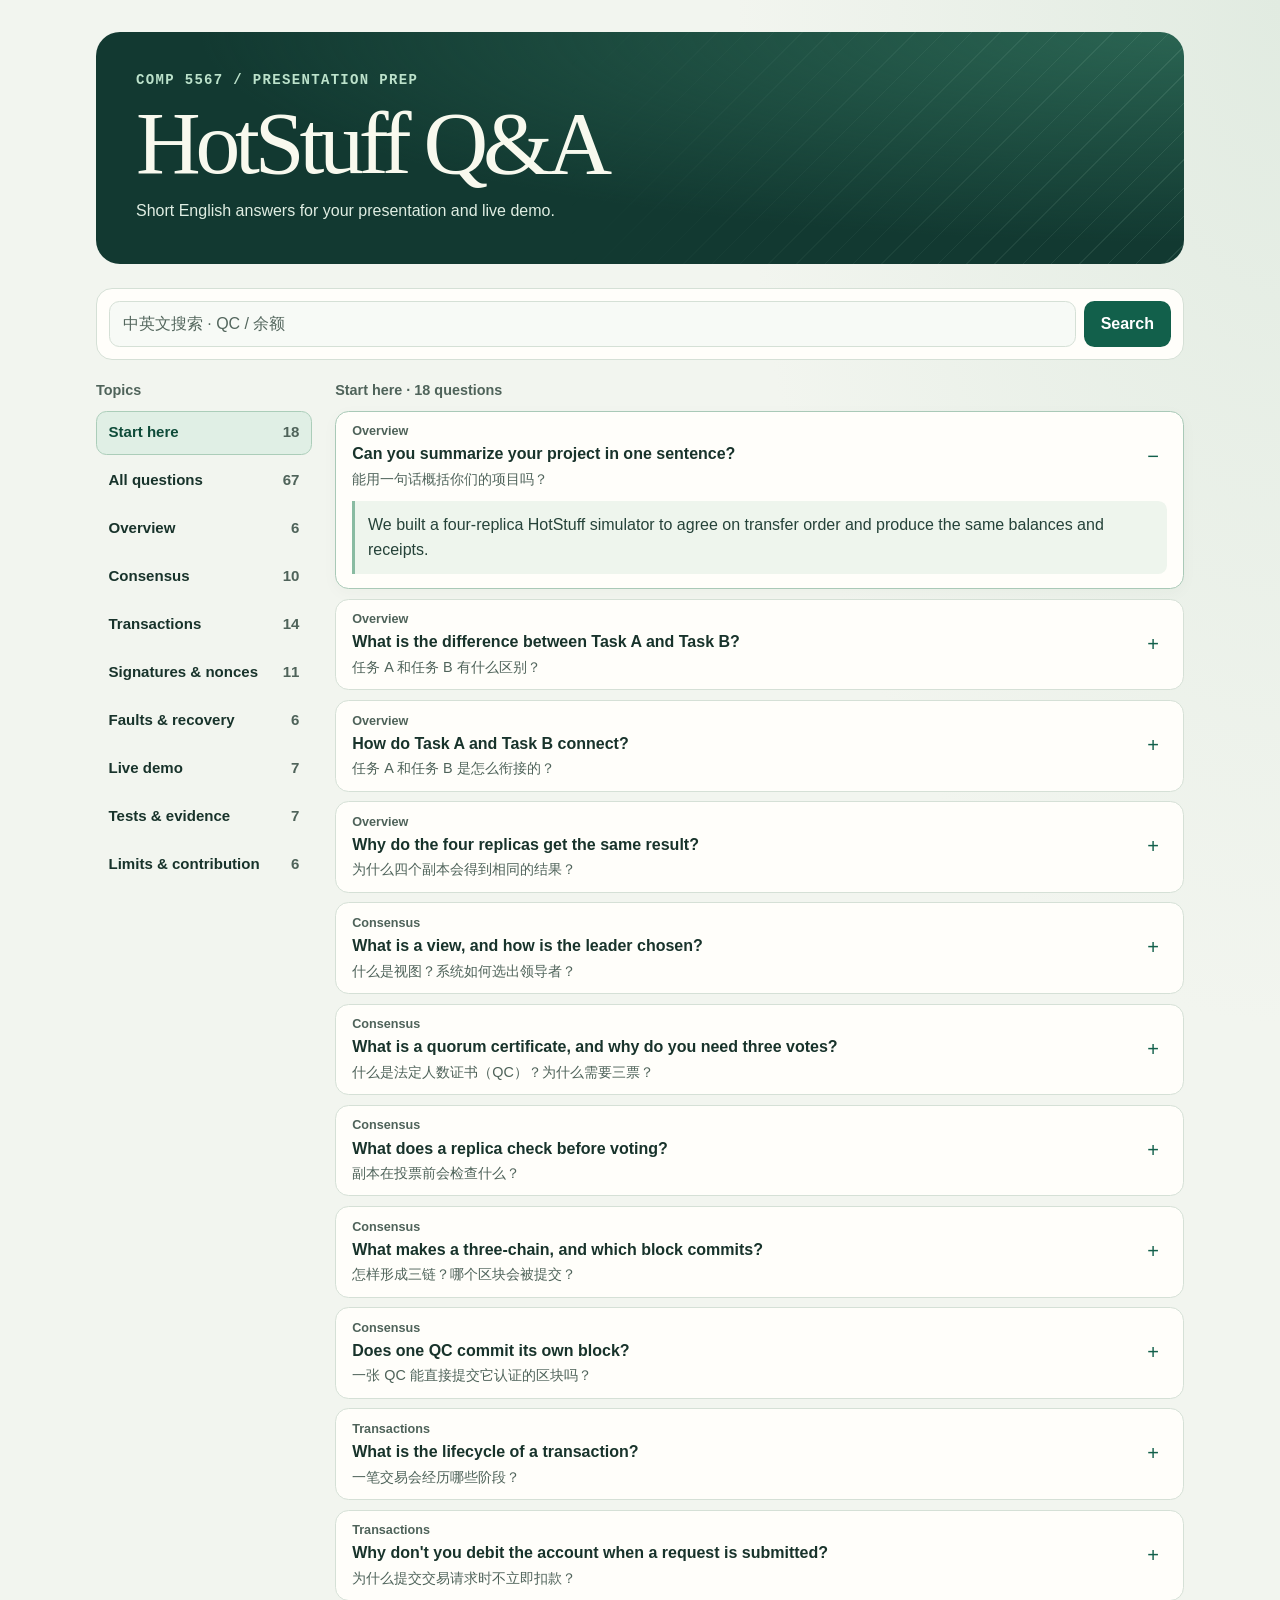
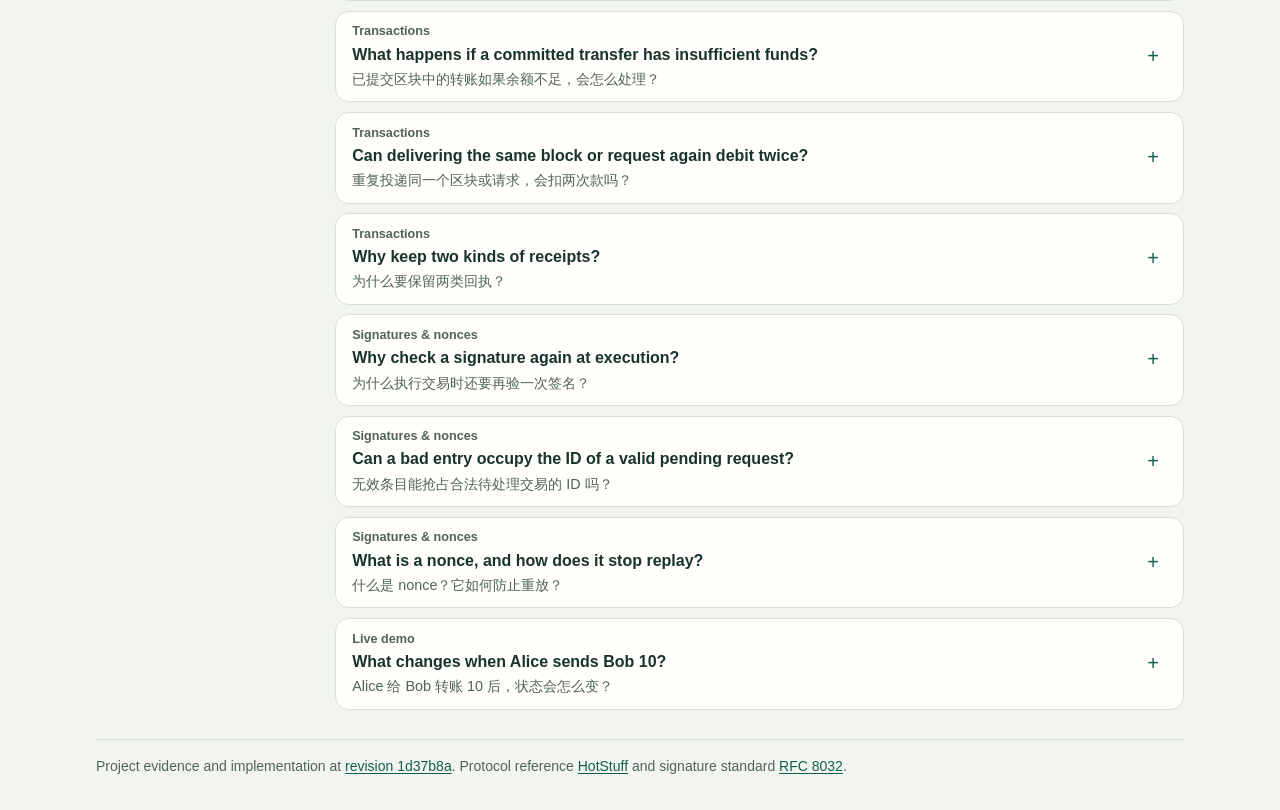
<file: index.html>
<!doctype html>
<html lang="en">
<head>
  <meta charset="utf-8">
  <meta name="viewport" content="width=device-width, initial-scale=1">
  <meta name="theme-color" content="#123931">
  <meta name="description" content="Bilingual questions and short English answers for the COMP 5567 HotStuff presentation.">
  <title>HotStuff Q&amp;A · COMP 5567</title>
  <style>
    :root {
      color-scheme: light;
      --paper: #f2f5ef;
      --surface: #fffefa;
      --ink: #18332b;
      --muted: #4f635a;
      --line: #d5e0d6;
      --accent: #12604b;
      --wash: #e0efe5;
      --hero: #123931;
      --font: "Avenir Next", "Trebuchet MS", sans-serif;
    }

    * { box-sizing: border-box; }
    body {
      margin: 0;
      color: var(--ink);
      background: radial-gradient(ellipse at top right, #e1ebe1, transparent 34rem), var(--paper);
      font: 1rem/1.55 var(--font);
    }
    button, input { font: inherit; }
    button, summary { -webkit-tap-highlight-color: transparent; }
    button { cursor: pointer; }
    [hidden] { display: none !important; }
    :focus-visible { outline: 3px solid #168568; outline-offset: 3px; }
    .shell { width: min(68rem, calc(100% - 3rem)); margin: 0 auto; }
    .hero {
      position: relative;
      overflow: hidden;
      isolation: isolate;
      margin: 2rem auto 1.5rem;
      padding: 2.35rem 2.5rem 2.5rem;
      border-radius: 1.5rem;
      color: #f8f9ee;
      background: radial-gradient(ellipse at top right, #2a6452, transparent 64%), var(--hero);
    }
    .hero::after {
      position: absolute;
      z-index: -1;
      inset: 0;
      content: "";
      background: repeating-linear-gradient(135deg, transparent 0 19px, #a8d2bc20 19px 20px);
      mask-image: linear-gradient(90deg, transparent 43%, #000);
      pointer-events: none;
    }
    .course {
      margin: 0 0 .5rem;
      color: #bce2cb;
      font: 600 .875rem/1.45 "SFMono-Regular", Consolas, monospace;
      letter-spacing: .095em;
      text-transform: uppercase;
    }
    h1 {
      margin: 0;
      font: 400 clamp(3.25rem, 7vw, 5.8rem)/1 Georgia, "Times New Roman", serif;
      letter-spacing: -.058em;
    }
    .hero p:last-child { max-width: 32rem; margin: .75rem 0 0; color: #e0eee3; }
    .tools {
      background: var(--surface);
      border: 1px solid var(--line);
      border-radius: 1rem;
      padding: .75rem;
      margin-bottom: 1.15rem;
    }
    .search { display: flex; align-items: stretch; gap: .5rem; }
    .search input {
      width: 100%;
      min-width: 0;
      min-height: 2.875rem;
      padding: .58rem .8rem;
      border: 1px solid var(--line);
      border-radius: .65rem;
      background: #f7faf6;
      color: var(--ink);
      font-size: 1rem;
    }
    .search input::placeholder { color: #54675e; }
    .search button {
      min-height: 2.875rem;
      padding: .55rem 1rem;
      border: 1px solid transparent;
      border-radius: .65rem;
      font-weight: 700;
    }
    .search-submit { background: var(--accent); color: white; }
    .search-submit:hover { background: var(--hero); }
    .search-clear { background: var(--wash); color: var(--ink); }
    .layout { display: grid; grid-template-columns: 13.5rem minmax(0, 1fr); gap: 1.45rem; }
    .topics { align-self: start; position: sticky; top: .75rem; }
    .topic-title, .result-header {
      margin: 0 0 .6rem;
      font-size: .9rem;
      font-weight: 700;
      color: var(--muted);
    }
    .topic-list { display: grid; gap: .25rem; }
    .topic-select { display: none; }
    .topic {
      display: flex;
      justify-content: space-between;
      gap: .7rem;
      min-height: 2.75rem;
      padding: .54rem .72rem;
      text-align: left;
      border: 1px solid transparent;
      border-radius: .65rem;
      background: transparent;
      color: var(--ink);
      font-size: .94rem;
      font-weight: 650;
    }
    .topic-count { color: var(--muted); font-variant-numeric: tabular-nums; }
    .topic:hover { background: #e9f0e8; }
    .topic[aria-pressed="true"] {
      background: var(--wash);
      border-color: #abcdb9;
      color: #0e4b39;
    }
    .card {
      margin: 0 0 .6rem;
      border: 1px solid var(--line);
      border-radius: .85rem;
      background: var(--surface);
    }
    .card[open] { border-color: #a9c9b7; box-shadow: 0 4px 16px #14382e08; }
    .card summary {
      display: grid;
      grid-template-columns: 1fr 1.75rem;
      align-items: center;
      gap: .5rem;
      min-height: 3.4rem;
      padding: .72rem 1rem;
      border-radius: .85rem;
      cursor: pointer;
      list-style: none;
      font-weight: 700;
      line-height: 1.38;
    }
    .card summary::-webkit-details-marker { display: none; }
    .card summary::after {
      content: "+";
      justify-self: center;
      color: var(--accent);
      font-size: 1.25rem;
      font-weight: 500;
    }
    .card[open] summary::after { content: "−"; }
    .card summary:hover { background: #f6f9f4; }
    .card-group {
      display: block;
      margin-bottom: .17rem;
      color: var(--muted);
      font-size: .79rem;
      font-weight: 600;
    }
    .question-zh {
      display: block;
      margin-top: .28rem;
      color: var(--muted);
      font-size: .9rem;
      font-weight: 400;
    }
    .answer {
      margin: 0 1rem .9rem;
      padding: .72rem .8rem;
      border-left: 3px solid #89bba2;
      border-radius: 0 .55rem .55rem 0;
      color: #254239;
      background: #eef5ed;
      overflow-wrap: anywhere;
    }
    .empty { padding: 1.25rem; border: 1px dashed #aac2b3; border-radius: .85rem; color: var(--muted); }
    footer { margin-top: 1.25rem; padding: 1rem 0 2rem; border-top: 1px solid var(--line); color: var(--muted); font-size: .875rem; }
    footer a { color: var(--accent); text-underline-offset: .15em; }
    .sr-only {
      position: absolute;
      width: 1px;
      height: 1px;
      overflow: hidden;
      clip-path: inset(50%);
      white-space: nowrap;
    }

    @media (max-width: 42rem) {
      .shell { width: calc(100% - 1.5rem); }
      .hero { margin: .75rem auto 1rem; padding: 1.35rem 1.1rem 1.45rem; border-radius: 1rem; }
      .hero p:last-child { margin-top: .55rem; }
      .tools { margin-bottom: .8rem; padding: .5rem; }
      .layout { display: block; }
      .topics { position: static; margin-bottom: .8rem; }
      .topic-title, .topic-list { display: none; }
      .topic-select {
        display: flex;
        align-items: center;
        gap: .6rem;
        color: var(--muted);
        font-size: .9rem;
        font-weight: 700;
      }
      .topic-select select {
        min-width: 0;
        min-height: 2.75rem;
        flex: 1;
        padding: .45rem .65rem;
        border: 1px solid #abcdb9;
        border-radius: .65rem;
        background: var(--surface);
        color: var(--ink);
        font: inherit;
      }
      .card summary { padding-inline: .8rem .54rem; }
      .answer { margin-inline: .8rem; }
      .search button { padding-inline: .66rem; }
    }
  </style>
</head>
<body>
  <header class="shell hero">
    <p class="course">COMP 5567 / Presentation prep</p>
    <h1>HotStuff Q&amp;A</h1>
    <p>Short English answers for your presentation and live demo.</p>
  </header>
  <main class="shell">
    <div class="tools">
      <form class="search" id="search-form" role="search">
        <label class="sr-only" for="search">Search in English or Chinese</label>
        <input id="search" type="search" placeholder="中英文搜索 · QC / 余额" autocomplete="off" spellcheck="false">
        <button type="submit" class="search-submit">Search</button>
        <button type="button" class="search-clear" id="clear" hidden>Clear</button>
      </form>
    </div>
    <div class="layout">
      <nav class="topics" aria-label="Question topics">
        <p class="topic-title">Topics</p>
        <div class="topic-list" id="topics"></div>
        <label class="topic-select" for="topic-select">Topic
          <select id="topic-select"></select>
        </label>
      </nav>
      <section aria-labelledby="results">
        <h2 class="result-header" id="results" aria-live="polite"></h2>
        <div id="cards"></div>
        <p class="empty" id="empty" hidden>No matches. Try a shorter keyword or select All questions.</p>
        <noscript><p class="empty">Enable JavaScript to use the question list and search.</p></noscript>
      </section>
    </div>
    <footer>
      Project evidence and implementation at <a href="https://github.com/Oxidaner/COMP-5567-Distributed-Algorithms-and-Protocols-for-Blockchains-HotStuff-Project-Specification/tree/1d37b8a6346de3d87892faee4969b7e118e3c074">revision 1d37b8a</a>.
      Protocol reference <a href="https://reitermk.github.io/papers/2019/PODC.pdf">HotStuff</a> and signature standard <a href="https://www.rfc-editor.org/rfc/rfc8032">RFC 8032</a>.
    </footer>
  </main>
  <script>
    const groups = [
      { label: "Overview", items: [
        ["Can you summarize your project in one sentence?", "能用一句话概括你们的项目吗？", "We built a four-replica HotStuff simulator to agree on transfer order and produce the same balances and receipts.", "overview introduction project summary 概述 项目", true],
        ["What is the difference between Task A and Task B?", "任务 A 和任务 B 有什么区别？", "Task A orders and commits blocks. Task B runs the transactions in those blocks and records the results.", "roles architecture 分工 区别", true],
        ["How do Task A and Task B connect?", "任务 A 和任务 B 是怎么衔接的？", "Task A passes the committed block IDs to Task B. Task B runs the transactions in those blocks and clears finished requests from the pool.", "handoff integration form_qc Node 接口 衔接", true],
        ["Why do the four replicas get the same result?", "为什么四个副本会得到相同的结果？", "All replicas start in the same state. They run the same transactions in the same order and follow the same rules.", "replicated state machine determinism consistency agreement 一致性 确定性", true],
        ["How is the simulator organized?", "模拟器的架构是怎样的？", "FastAPI serves the dashboard. HotStuffDemo runs the event queue. Each replica has its own consensus and ledger state. They share one process.", "architecture layers coordinator frontend backend 结构 架构"],
        ["Which parts came from the starter?", "哪些部分来自课程提供的起始代码？", "The starter gave us the event queue, API, dashboard and dispatch_qc. We added consensus logic, transaction execution, signing and tests.", "provided reused original files 教学模板"],
      ] },
      { label: "Consensus", items: [
        ["What is a view, and how is the leader chosen?", "什么是视图？系统如何选出领导者？", "A view is one consensus round. Leadership rotates from Node 1 to Node 4 as the view number rises.", "leader round robin rotation next_view enter_view 视图 换届", true],
        ["How does the leader choose a parent block?", "领导者如何选择父区块？", "The leader uses the block named in its HighQC. It includes that QC in the proposal.", "propose justification parent branch 父块 提案"],
        ["What is a quorum certificate, and why do you need three votes?", "什么是法定人数证书（QC）？为什么需要三票？", "A QC needs votes from three different replicas for the same block and view. Any two groups of three share at least two replicas. With one fault, at least one shared replica is honest.", "QC 3-of-4 majority BFT intersection 证书 法定人数", true],
        ["What does a replica check before voting?", "副本在投票前会检查什么？", "A replica checks the current leader and view. It checks the parent QC and votes at most once per view. The proposal must extend its locked branch or carry a QC newer than its lock.", "vote can_vote safe node lock rule 安全投票", true],
        ["What is the difference between HighQC and LockedQC?", "HighQC 和 LockedQC 有什么区别？", "HighQC is the highest valid QC the replica knows. The leader uses it to pick a parent. LockedQC protects the branch the replica has locked.", "highest lock locked branch 锁"],
        ["What makes a three-chain, and which block commits?", "怎样形成三链？哪个区块会被提交？", "Three linked blocks need QCs in consecutive views. The third QC commits the oldest block. Any uncommitted ancestors go first.", "A4 consecutive certify grandparent 三链 提交", true],
        ["Does one QC commit its own block?", "一张 QC 能直接提交它认证的区块吗？", "No. A QC certifies its own block. In the demo, B3's QC completes the three-chain and commits B1.", "certified versus committed one qc 认证 确认", true],
        ["What happens if there is a gap between views?", "如果视图编号不连续，会发生什么？", "A view gap delays commitment. A later three-chain with consecutive views can still commit earlier blocks.", "timeout skipped view gap 连续 缺口"],
        ["Why are empty blocks useful?", "为什么需要空块？", "Empty blocks keep consensus moving without new transactions. They help commit earlier blocks and let us test Task A on its own.", "empty payload no transactions 空块"],
        ["Can one node or two votes form a QC?", "一个节点或两张票能形成 QC 吗？", "No. A QC needs three valid votes from three different replicas.", "quorum duplicate threshold 两票"],
      ] },
      { label: "Transactions", items: [
        ["What is the lifecycle of a transaction?", "一笔交易会经历哪些阶段？", "A signed request enters the mempool. The leader puts it in a block. After commit, replicas run it, save the receipt and remove it from the pool.", "lifecycle transaction flow B1 B2 B3 B4 交易流程", true],
        ["Why don't you debit the account when a request is submitted?", "为什么提交交易请求时不立即扣款？", "We debit only after the block commits. The committed order decides which payments can use the available balance.", "admission pending mempool early double spending 扣款 入池", true],
        ["What does submit validate?", "submit 会校验哪些内容？", "It checks both accounts and the sender's signature. The amount must be an integer from 1 to 1,000,000. The nonce must be a whole number starting at 0. New requests cannot leave gaps in the sender's queue.", "B1 submit validation invalid amount 准入 校验 金额"],
        ["What is the mempool, and when does an item leave it?", "什么是交易池？交易什么时候会离开交易池？", "The mempool holds pending requests, even after they appear in a proposal. A request leaves when it gets a final receipt.", "transaction pool packing finalize_transactions 清池 交易池"],
        ["How do you choose transactions for a block?", "怎样为区块选择要打包的交易？", "We take pending requests in arrival order, up to five by default. We skip valid requests already in uncommitted blocks on the parent chain. We also skip requests with a final receipt.", "B2 select_transactions ancestry packing FIFO 打包 父链"],
        ["What happens to transactions in an abandoned proposal?", "废弃提案中的交易会怎样处理？", "They stay in the pool. A later leader can pick them for another branch that does not already include them.", "fork orphan repropose abandoned branch 分叉 废弃"],
        ["How do you stop uncommitted blocks from executing?", "如何防止执行未提交区块中的交易？", "Before running any transfer, each replica checks the full block list. Every block must be known and committed locally. The list must follow commit order and include earlier unexecuted blocks with transactions.", "B3 gates prevalidation execute_committed atomic 未提交 顺序"],
        ["Does atomic validation mean the whole block is rolled back if a transfer fails?", "原子校验是否意味着一笔转账失败时，区块会整体回滚？", "No. The atomic check applies to the list of blocks. Each transfer gets its own result. Earlier successful transfers stay in place.", "all-or-nothing rollback batch atomic 原子性 回滚"],
        ["What does StateMachine.apply do?", "StateMachine.apply 做了什么？", "It checks the signature and ID. It returns a stored receipt for a valid retry. For a new request, it checks the nonce, accounts, amount and funds. Success updates both balances and advances the nonce. It records the result.", "apply debit credit ledger B3 B4 记账"],
        ["What happens if a committed transfer has insufficient funds?", "已提交区块中的转账如果余额不足，会怎么处理？", "The balances stay the same. The transfer gets a rejected receipt and leaves the pool. If the signature is valid and the nonce matches, the nonce goes up by one.", "B3 B4 rejected balance failure insufficient 余额不足 失败", true],
        ["Can delivering the same block or request again debit twice?", "重复投递同一个区块或请求，会扣两次款吗？", "No. A block replay returns saved results. A valid retry returns the original receipt after execution.", "B4 retries idempotent duplicate redelivery 幂等 重试", true],
        ["Why keep two kinds of receipts?", "为什么要保留两类回执？", "A transaction receipt gives the final result by ID and prevents a second debit. An execution receipt records what happened at a specific spot in a block. A bad entry cannot replace a valid transaction's result.", "canonical execution_receipts position identity 两类回执 位置", true],
        ["What does the batch limit control?", "批量上限控制什么？", "It caps the number of transactions in a new block. The default is five. The UI offers 1, 2 and 5. The API accepts any positive integer.", "B5 configure_batch payload capacity 上限 批量"],
        ["Why do you reject true as a batch limit?", "为什么不能把 true 用作批量上限？", "Python treats true as a kind of integer. We require the actual int type, so true is rejected.", "B5 Python bool isinstance strict integer 布尔"],
      ] },
      { label: "Signatures & nonces", items: [
        ["What is signed, and who signs it?", "交易签名覆盖哪些内容？由谁签名？", "The browser or CLI signs with the sender's Ed25519 private key. It signs the chain domain, sender, receiver, amount and nonce. Replicas verify it with the sender's public key.", "B6 Ed25519 canonical payload web crypto CLI 签名 私钥 公钥"],
        ["Why do you need canonical JSON and a chain domain?", "为什么需要规范化 JSON 和链域标识？", "Canonical JSON gives both sides the same bytes to sign or check. The chain field ties the signature to this project's domain.", "canonicalization sorted domain separation 规范化 域"],
        ["How is the transaction ID calculated?", "交易 ID 是怎么计算的？", "We hash the canonical payload with SHA-256. The ID is Tx- plus the first 24 hex digits of the hash. The same payload keeps the same ID.", "stable ID hash digest identity signature case 哈希 身份"],
        ["Why check a signature again at execution?", "为什么执行交易时还要再验一次签名？", "A committed block may contain an entry that never went through the mempool. We check its signature and ID before use.", "B6 verify twice defense in depth tamper 入池 执行 二次验签", true],
        ["What if the amount changes or a different account signs?", "如果金额被修改，或者由其他账户签名，会怎样？", "The signature check fails. We reject the request at submission. If it appears in a committed block, it fails and leaves the nonce unchanged.", "tampering wrong sender wrong key invalid signature 篡改 错签"],
        ["Can a bad entry occupy the ID of a valid pending request?", "无效条目能抢占合法待处理交易的 ID 吗？", "No. We check the signature and ID before looking up a receipt. A bad entry gets a failure receipt for its block position. The valid request stays in the pool.", "forged borrowed ID poisoning canonical failure 冒用 伪造 回执", true],
        ["What is a nonce, and how does it stop replay?", "什么是 nonce？它如何防止重放？", "A nonce is a sender's counter, starting at 0. A new transfer needs the current nonce to execute. An exact retry returns the same ID or receipt. A different request cannot reuse an old nonce.", "B6 replay prevention stale past nonce 防重放 序号", true],
        ["Can future nonces be submitted?", "可以提前提交使用未来 nonce 的交易吗？", "Yes, if the pending queue has no gaps. If 0 and 1 are pending, you can add 2. You have to add 2 before 3.", "gap contiguous pending nonce future 缺号 跳号 连续"],
        ["Why does an authenticated failure consume a nonce?", "为什么通过身份验证的失败交易也会消耗 nonce？", "The committed request has a final result. Advancing the nonce lets the next request run. A bad signature or wrong nonce leaves the counter unchanged.", "insufficient funds failure final nonce rejected 失败 消耗"],
        ["What is the difference between Retry and Sign & submit?", "Retry 和 Sign & submit 有什么区别？", "Retry resends the same signed request and keeps the ID. Sign & submit creates a new request with the next available nonce.", "retry button form new nonce 提交按钮 重试"],
        ["Are transaction signatures the same as QC votes?", "交易签名和用于形成 QC 的共识投票是一回事吗？", "Ed25519 signatures prove who authorized a transfer. QC votes come from node IDs trusted by the simulator.", "consensus certificate threshold signature sender authentication 区别"],
      ] },
      { label: "Faults & recovery", items: [
        ["What happens when the leader crashes?", "领导者崩溃后会发生什么？", "A timeout starts a new view with a new leader. Three live replicas can still form a QC. The crashed replica waits for recovery.", "A6 timeout pacemaker failover 领导者 崩溃 超时"],
        ["What if only two replicas can vote?", "如果只有两个副本能投票，会发生什么？", "Two votes are too few for a QC. Views can still change, but new blocks cannot get certified.", "stall availability safety liveness 两节点 停滞"],
        ["How does a crashed replica catch up?", "崩溃的副本恢复后如何追上其他副本？", "It copies the committed chain, balances, nonces and receipts from a live peer. It keeps its voting history and any higher valid QC or lock.", "A6 recover catch up sync receipts 恢复 同步"],
        ["What is equivocation, and how is it handled?", "什么是同一视图中的冲突提案？系统怎么处理？", "It means the leader proposes conflicting blocks in the same view. Honest replicas vote at most once per view. With one fault and three votes per QC, at most one block gets a QC.", "A7 byzantine conflicting proposals double proposal 拜占庭 双提案"],
        ["What is checked when evidence is malformed?", "系统如何检查格式错误或内容无效的共识证据？", "We check the voter IDs, block and view. A QC needs distinct trusted voters for the same block and view. Invalid evidence cannot update the QC or lock.", "A7 invalid QC duplicate vote certificate malformed 非法 重复投票"],
        ["What is the difference between safety and liveness here?", "在这个项目中，安全性和活性有什么区别？", "Safety means correct replicas never commit conflicting histories. Liveness means they make progress under the right conditions. With two voters, progress stalls because the quorum is three.", "progress agreement fault tolerance 安全性 活性"],
      ] },
      { label: "Live demo", items: [
        ["How would you demonstrate Task A on screen?", "如何在界面上演示任务 A？", "I reset the demo and use Next Step to show the proposal, votes and QC. I keep stepping until the first block commits.", "dashboard preview step 操作 现场 共识"],
        ["What changes when Alice sends Bob 10?", "Alice 给 Bob 转账 10 后，状态会怎么变？", "While it is pending, all balances stay at 100 and Alice's nonce stays at 0. After commit, Alice has 90, Bob has 110 and Charlie has 100. Alice's nonce becomes 1.", "example worked balance 90 110 success 成功 示例", true],
        ["Which failure case would you show live?", "你会现场演示哪个失败场景？", "After Alice pays 10, I submit a transfer of 101. It enters the pool, then fails at execution for insufficient funds. Alice stays at 90 and her nonce becomes 2.", "demo rejection 101 insufficient funds 余额不足 现场"],
        ["What happens in the two transfers of 80 example?", "连续两笔金额为 80 的转账，结果会怎样？", "Alice starts with 100 and pays Bob 80. The second payment of 80 to Charlie fails. Alice has 20, Bob has 180 and Charlie has 100. Alice's nonce becomes 2.", "slides walkthrough 80 20 180 failed PPT 样例"],
        ["Why might a submitted transfer appear to do nothing?", "为什么提交了转账，看起来却没有任何变化？", "The transfer may still be pending. Its block may have a QC and still be waiting to commit. I check that the demo is running, then look for the receipt.", "troubleshoot start pause pending why balance no change 卡住"],
        ["How would you show idempotency on the dashboard?", "怎样在界面上演示幂等性？", "I retry before commit and show one pending ID. I retry after execution and show the same receipt, balances and nonce.", "retry demo validate twice 界面 重试 幂等"],
        ["What does Live nodes agree mean?", "Live nodes agree 表示什么？", "The live replicas have the same committed chain, balances, nonces and receipts. The dashboard compares only replicas that are online.", "consistent indicator status agreement 一致 状态"],
      ] },
      { label: "Tests & evidence", items: [
        ["What are your test results?", "测试结果怎么样？", "The report's run passed 141 tests. That is 100 core tests and 41 extension tests.", "counts 141 100 41 test results 测试数量"],
        ["Why do the slides and report have different test counts?", "为什么幻灯片和报告里的测试数量不同？", "They cover different versions. The Task B slides show 29 core and 23 extension tests. The later Task B logs show 29 and 24. The report covers the merged project with 100 and 41.", "29 23 24 discrepancy PPT old slides 测试数字 不一致"],
        ["How did you test that balances change only after commitment?", "如何验证余额只在区块提交后才变化？", "We submitted a transfer of 10 from Alice to Bob. After the second QC, Alice still had 100. The third QC committed the first block. Alice's balance fell to 90, and all replicas agreed.", "test_integration A3 A4 B3 before after 认证 提交"],
        ["Did you test Task B apart from Task A?", "有没有独立于任务 A 测试任务 B？", "Yes. Unit tests used blocks already marked as committed. Integration tests used the real event queue to check that consensus triggers execution.", "unit integration fixture isolated tests 隔离 集成"],
        ["How did you test batch sizes?", "怎样验证不同的批量大小？", "We ran seven transfers of 1 with limits of 1, 2 and 5. We checked each block size and all seven receipts. Each run ended at 93, 107 and 100.", "test_batch seven 7 batching 93 107 批量测试"],
        ["How did you verify retries and signature checks?", "如何验证重试行为和签名检查？", "We retried requests before and after commit. We tested changed payloads, wrong keys and changed IDs. We checked that a bad entry cannot block a valid request with the same ID.", "test_security security boundaries signatures replay 安全测试"],
        ["Did passing the tests prove the whole protocol correct?", "通过测试能证明整个协议正确吗？", "No. The tests check specific cases, such as crashes and message order. A formal proof would need to cover all allowed cases.", "proof beyond coverage test limitations formal 证明"],
      ] },
      { label: "Limits & contribution", items: [
        ["Is this running on four physical machines?", "系统是在四台物理机器上运行的吗？", "All four replicas run in one process. An event queue simulates messages and timeouts.", "simulation networking one process network P2P 单进程 四台"],
        ["What happens if the whole process restarts?", "如果整个进程重启，会发生什么？", "It resets to the genesis block. The ledger, nonces, receipts and voting history are all stored in memory. A single replica can recover from a live peer.", "durability persistent storage process restart 重启 持久化"],
        ["Are the classroom keys safe for real accounts?", "课堂测试密钥能安全地用于真实账户吗？", "The classroom keys are public and for testing only. Real accounts need keys that stay private and a separate signing domain.", "security fixture production key management 教学密钥"],
        ["What would you improve for a real deployment?", "如果要实际部署，你会改进哪些地方？", "I would run replicas in separate processes and save their state to disk. I would add verifiable QCs and test network delays and splits.", "limitation future work production scalability threshold 实际部署 改进"],
        ["Did you measure throughput or latency?", "你们测过吞吐量或延迟吗？", "We tested correctness. We did not measure throughput or network latency. The dashboard's step interval is for the demo.", "performance TPS benchmark timing 性能 延迟"],
        ["Which part did you personally work on?", "你个人负责了项目的哪一部分？", "I worked on [feature]. I tested [scenario]. The result was [result]. You can see it in [commit or file].", "contribution individual responsibility AI role commits 个人贡献 分工"],
      ] },
    ];

    const questions = groups.flatMap(({label, items}) => items.map(
      ([question, questionZh, answer, keywords, priority = false]) => ({label, question, questionZh, answer, keywords, priority})
    ));
    const filters = [
      {label: "Start here", matches: item => item.priority},
      {label: "All questions", matches: () => true},
      ...groups.map(({label}) => ({label, matches: item => item.label === label})),
    ];
    const allQuestions = filters[1];
    let activeFilter = filters[0];
    const topics = document.querySelector("#topics");
    const topicSelect = document.querySelector("#topic-select");
    const cards = document.querySelector("#cards");
    const input = document.querySelector("#search");
    const clear = document.querySelector("#clear");
    const status = document.querySelector("#results");
    const empty = document.querySelector("#empty");

    function words(text) {
      return text.toLowerCase().replace(/['’]/g, "").replace(/[^\p{L}\p{N}]+/gu, " ").trim();
    }

    for (const item of questions) {
      const details = document.createElement("details");
      details.className = "card";
      const summary = document.createElement("summary");
      const heading = document.createElement("span");
      const group = document.createElement("span");
      group.className = "card-group";
      group.textContent = item.label;
      const translation = document.createElement("span");
      translation.className = "question-zh";
      translation.lang = "zh-CN";
      translation.textContent = item.questionZh;
      heading.append(group, document.createTextNode(item.question), translation);
      summary.append(heading);
      const answer = document.createElement("p");
      answer.className = "answer";
      answer.lang = "en";
      answer.textContent = item.answer;
      details.append(summary, answer);
      cards.append(details);
      item.card = details;
      item.group = group;
      item.searchText = words([item.question, item.questionZh, item.answer, item.label, item.keywords].join(" "));
    }

    function choose(filter) {
      activeFilter = filter;
      if (filter === filters[0]) input.value = "";
      update();
    }

    for (const [index, filter] of filters.entries()) {
      const button = document.createElement("button");
      button.className = "topic";
      button.type = "button";
      const count = document.createElement("span");
      count.className = "topic-count";
      count.textContent = questions.filter(filter.matches).length;
      button.append(document.createTextNode(filter.label), count);
      button.addEventListener("click", () => choose(filter));
      filter.button = button;
      topics.append(button);
      topicSelect.add(new Option(`${filter.label} (${count.textContent})`, String(index)));
    }

    function update() {
      const tokens = words(input.value).split(" ").filter(Boolean);
      if (tokens.length && activeFilter === filters[0]) activeFilter = allQuestions;
      let matches = 0;
      for (const item of questions) {
        const visible = activeFilter.matches(item) && tokens.every(token => item.searchText.includes(token));
        item.card.hidden = !visible;
        item.group.hidden = activeFilter !== filters[0] && activeFilter !== allQuestions;
        if (visible) matches += 1;
      }
      for (const filter of filters) {
        filter.button.setAttribute("aria-pressed", String(filter === activeFilter));
      }
      topicSelect.value = String(filters.indexOf(activeFilter));
      status.textContent = `${activeFilter.label} · ${matches} ${matches === 1 ? "question" : "questions"}`;
      clear.hidden = !input.value;
      empty.hidden = matches > 0;
    }

    document.querySelector("#search-form").addEventListener("submit", event => {
      event.preventDefault();
      update();
    });
    topicSelect.addEventListener("change", () => choose(filters[Number(topicSelect.value)]));
    input.addEventListener("input", update);
    clear.addEventListener("click", () => {
      input.value = "";
      input.focus();
      update();
    });
    questions[0].card.open = true;
    update();
  </script>
</body>
</html>
</file>
